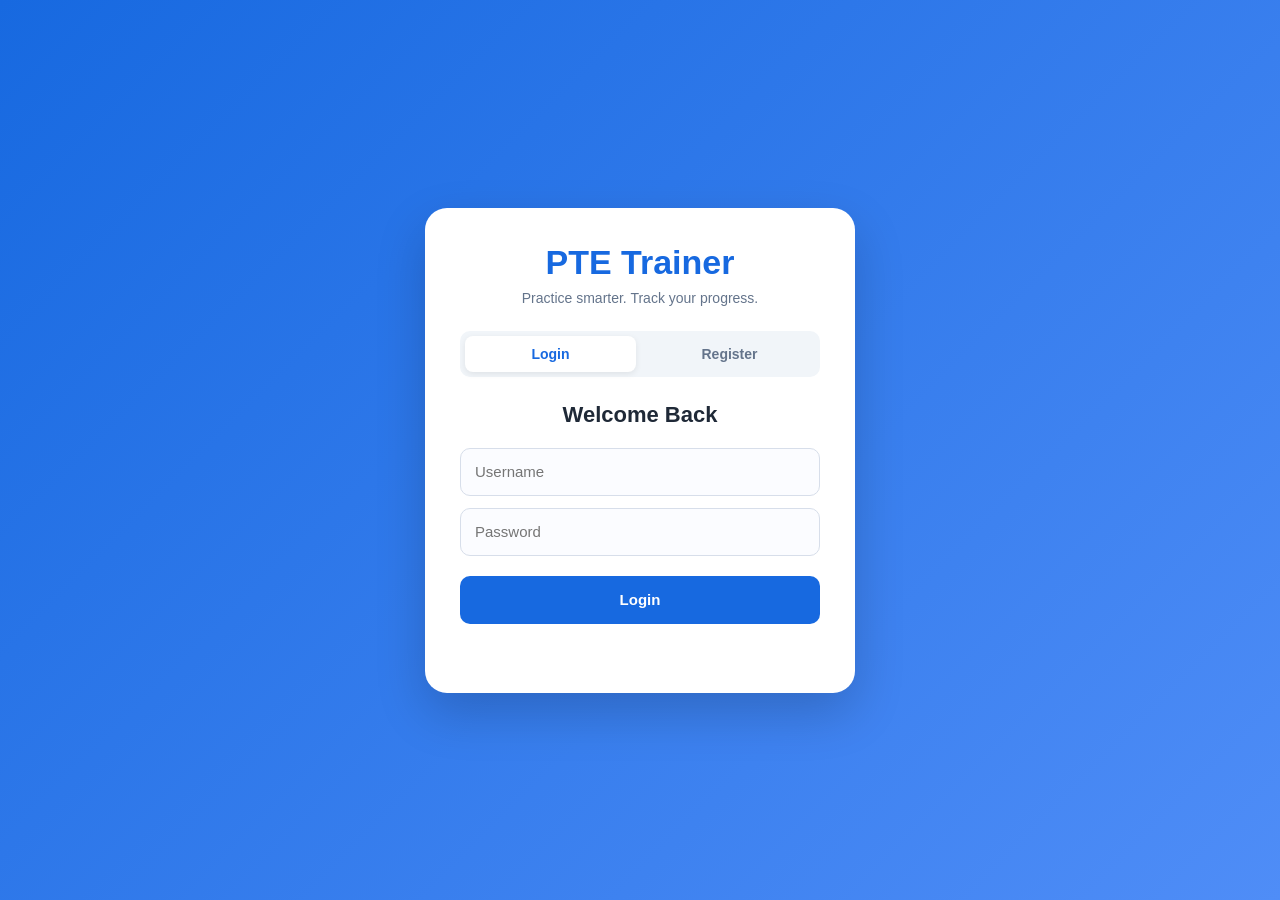
<file: index.html>
<!DOCTYPE html>
<html lang="en">

<head>

    <meta charset="UTF-8">

    <meta
        name="viewport"
        content="width=device-width, initial-scale=1.0"
    >

    <title>PTE Trainer</title>


    <link
        rel="stylesheet"
        href="assets/css/main.css"
    >

    <!-- Account Drawer -->
    <link
        rel="stylesheet"
        href="assets/css/account.css"
    >

</head>


<body>


<div class="top-bg"></div>


<header class="hero">


    <div class="logo">

        🎓 PTE Trainer

    </div>


    <h1>

        Master Your PTE Academic Journey

    </h1>


    <p>

        Practice smarter. Improve faster.
        Achieve your target score.

    </p>


    <button
        class="start-btn"
        onclick="goToPractice('listening')"
    >

        Start Practice

    </button>


</header>




<section class="modules">


    <h2>

        Practice Modules

    </h2>


    <div class="module-grid">



        <div
            class="module-card"
            onclick="goToPractice('reading')"
        >

            <div class="icon">

                📖

            </div>


            <h3>

                Reading

            </h3>


            <p>

                RW FIB, RFIB and all Reading tasks.

            </p>

        </div>




        <div
            class="module-card"
            onclick="goToPractice('listening')"
        >

            <div class="icon">

                🎧

            </div>


            <h3>

                Listening

            </h3>


            <p>

                WFD, SST and Listening practice.

            </p>

        </div>




        <div
            class="module-card"
            onclick="goToPractice('speaking')"
        >

            <div class="icon">

                🎤

            </div>


            <h3>

                Speaking

            </h3>


            <p>

                Improve pronunciation and fluency.

            </p>

        </div>




        <div
            class="module-card"
            onclick="goToPractice('writing')"
        >

            <div class="icon">

                ✍️

            </div>


            <h3>

                Writing

            </h3>


            <p>

                Essay and Summarize Written Text.

            </p>

        </div>



    </div>


</section>




<section class="stats-section">


    <h2>

        Your Progress

    </h2>



    <div class="stats-grid">



        <div class="stat-card">

            <strong>

                0%

            </strong>


            <span>

                Progress

            </span>

        </div>




        <div class="stat-card">

            <strong>

                0%

            </strong>


            <span>

                Accuracy

            </span>

        </div>




        <div class="stat-card">

            <strong>

                0

            </strong>


            <span>

                Questions Done

            </span>

        </div>




        <div class="stat-card">

            <strong>

                0 🔥

            </strong>


            <span>

                Day Streak

            </span>

        </div>



    </div>


</section>




<footer>

    <p>

        © 2026 PTE Trainer

    </p>

</footer>




<script>

console.log(
    "NEW INDEX VERSION"
);

</script>


<!-- =====================================================
     AUTH / ACCOUNT DRAWER
===================================================== -->

<script
    src="assets/js/auth.js"
></script>


<!-- =====================================================
     EXISTING HOME JS
===================================================== -->

<script
    src="assets/js/home.js"
></script>


</body>

</html>
</file>
<file: assets/css/main.css>
*{
    margin:0;
    padding:0;
    box-sizing:border-box;
}


body{

    font-family:
    Arial, Helvetica, sans-serif;

    background:#f4f7ff;

    color:#1f2937;

    overflow-x:hidden;

}



/* Top Background */

.top-bg{

    position:absolute;

    top:0;
    left:0;

    width:100%;
    height:420px;

    background:
    linear-gradient(
        135deg,
        #2563eb,
        #60a5fa
    );

    border-radius:
    0 0 60px 60px;

    z-index:-1;

}





/* Hero */

.hero{

    text-align:center;

    color:white;

    padding:
    70px 20px 80px;

}



.logo{

    font-size:28px;

    font-weight:bold;

    margin-bottom:40px;

}



.hero h1{

    font-size:48px;

    max-width:900px;

    margin:auto;

    line-height:1.2;

}



.hero p{

    margin-top:20px;

    font-size:20px;

    opacity:.95;

}



.start-btn{

    margin-top:35px;

    padding:
    15px 45px;


    border:none;

    border-radius:30px;


    background:white;

    color:#2563eb;


    font-size:18px;

    font-weight:bold;


    cursor:pointer;


    transition:.3s;

}



.start-btn:hover{

    transform:translateY(-3px);

    box-shadow:
    0 10px 25px rgba(0,0,0,.2);

}






/* Modules */

.modules{

    width:90%;

    max-width:1200px;

    margin:
    40px auto;

}



.modules h2,
.stats-section h2{

    text-align:center;

    font-size:32px;

    margin-bottom:35px;

}



.module-grid{

    display:grid;

    grid-template-columns:
    repeat(
    auto-fit,
    minmax(240px,1fr)
    );


    gap:25px;

}



.module-card{

    background:white;

    padding:35px 25px;


    border-radius:22px;


    text-align:center;


    cursor:pointer;


    box-shadow:

    0 10px 25px
    rgba(0,0,0,.08);


    transition:.3s;

}



.module-card:hover{

    transform:
    translateY(-8px);


    box-shadow:

    0 20px 40px
    rgba(0,0,0,.15);

}



.icon{

    font-size:55px;

    margin-bottom:20px;

}



.module-card h3{

    color:#2563eb;

    font-size:24px;

    margin-bottom:15px;

}



.module-card p{

    color:#6b7280;

    line-height:1.6;

}






/* Stats */

.stats-section{

    width:90%;

    max-width:1000px;

    margin:
    70px auto;

}



.stats-grid{

    display:grid;

    grid-template-columns:
    repeat(
    auto-fit,
    minmax(200px,1fr)
    );

    gap:20px;

}



.stat-card{

    background:white;

    padding:30px;

    border-radius:20px;


    text-align:center;


    box-shadow:

    0 8px 20px
    rgba(0,0,0,.08);

}



.stat-card strong{

    display:block;

    font-size:38px;

    color:#2563eb;

    margin-bottom:10px;

}



.stat-card span{

    color:#6b7280;

}






/* Footer */

footer{

    text-align:center;

    padding:30px;

    color:#6b7280;

}







/* Mobile */

@media(max-width:700px){


.hero h1{

    font-size:34px;

}


.hero p{

    font-size:16px;

}


.logo{

    font-size:22px;

}



}
</file>
<file: assets/css/account.css>
/* =========================================================
   ACCOUNT TOGGLE BUTTON
========================================================= */

.account-toggle {
    position: fixed !important;

    left: 18px !important;
    top: 18px !important;

    z-index: 99999 !important;

    width: 48px !important;
    height: 48px !important;

    min-width: 48px !important;
    min-height: 48px !important;

    display: flex !important;
    align-items: center !important;
    justify-content: center !important;

    padding: 0 !important;
    margin: 0 !important;

    border: none !important;
    outline: none !important;

    border-radius: 50% !important;

    background:
        linear-gradient(
            135deg,
            #1769e0,
            #4f8df7
        ) !important;

    color: #ffffff !important;

    font-family:
        Arial,
        Helvetica,
        sans-serif !important;

    font-size: 21px !important;
    line-height: 1 !important;

    text-align: center !important;

    cursor: pointer !important;

    visibility: visible !important;
    opacity: 1 !important;

    box-shadow:
        0 6px 18px
        rgba(
            0,
            0,
            0,
            0.18
        ) !important;

    transform: none !important;

    transition:
        transform 0.2s ease,
        box-shadow 0.2s ease !important;
}


.account-toggle:hover {
    transform:
        translateY(-2px) !important;

    box-shadow:
        0 9px 22px
        rgba(
            0,
            0,
            0,
            0.22
        ) !important;
}


.account-toggle:active {
    transform:
        scale(0.96) !important;
}


/* =========================================================
   DRAWER OVERLAY
========================================================= */

.account-drawer-overlay {
    position: fixed !important;

    inset: 0 !important;

    z-index: 9998 !important;

    background:
        rgba(
            15,
            23,
            42,
            0.35
        ) !important;

    opacity: 0 !important;

    visibility: hidden !important;

    pointer-events: none !important;

    transition:
        opacity 0.25s ease,
        visibility 0.25s ease !important;
}


.account-drawer-overlay.show {
    opacity: 1 !important;

    visibility: visible !important;

    pointer-events: auto !important;
}


/* =========================================================
   ACCOUNT SIDEBAR
========================================================= */

.account-sidebar {
    position: fixed !important;

    left: 0 !important;
    top: 0 !important;

    width: 270px !important;
    height: 100vh !important;

    z-index: 9999 !important;

    background: #ffffff !important;

    border-right:
        1px solid #e5e7eb !important;

    box-shadow:
        8px 0 30px
        rgba(
            0,
            0,
            0,
            0.12
        ) !important;

    transform:
        translateX(-105%) !important;

    transition:
        transform 0.28s ease !important;

    overflow-y: auto !important;

    visibility: visible !important;

    opacity: 1 !important;
}


.account-sidebar.open {
    transform:
        translateX(0) !important;
}


/* =========================================================
   SIDEBAR INNER
========================================================= */

.account-sidebar-inner {
    width: 100%;

    padding:
        76px 16px 25px;
}


/* =========================================================
   PROFILE
========================================================= */

.account-profile {
    display: flex;

    align-items: center;

    gap: 12px;

    padding:
        8px 5px 18px;
}


.account-avatar {
    width: 46px;
    height: 46px;

    display: flex;

    align-items: center;
    justify-content: center;

    flex-shrink: 0;

    border-radius: 50%;

    background:
        linear-gradient(
            135deg,
            #1769e0,
            #4f8df7
        );

    color: white;

    font-size: 19px;

    font-weight: bold;
}


.account-user-info {
    min-width: 0;

    display: flex;

    flex-direction: column;

    gap: 3px;
}


.account-user-info strong {
    overflow: hidden;

    text-overflow: ellipsis;

    white-space: nowrap;

    color: #1f2937;

    font-size: 14px;
}


.account-user-info span {
    color: #16a34a;

    font-size: 11px;
}


/* =========================================================
   DIVIDER
========================================================= */

.account-divider {
    height: 1px;

    background: #e5e7eb;

    margin:
        5px 0 12px;
}


/* =========================================================
   MENU BUTTONS
========================================================= */

.account-menu-btn {
    width: 100% !important;

    min-height: 48px !important;

    display: flex !important;

    align-items: center !important;

    gap: 12px !important;

    margin:
        4px 0 !important;

    padding:
        11px 12px !important;

    border: none !important;

    border-radius: 10px !important;

    background: transparent !important;

    color: #475569 !important;

    font-family:
        Arial,
        Helvetica,
        sans-serif !important;

    font-size: 14px !important;

    font-weight: 600 !important;

    text-align: left !important;

    cursor: pointer !important;

    box-shadow: none !important;

    transform: none !important;

    outline: none !important;
}


.account-menu-btn:hover {
    background:
        #eef5ff !important;

    color:
        #1769e0 !important;

    transform:
        translateX(2px) !important;
}


.account-menu-icon {
    width: 28px;

    flex-shrink: 0;

    text-align: center;

    font-size: 18px;
}


/* =========================================================
   LOGOUT
========================================================= */

.account-menu-btn.logout-btn {
    color:
        #dc2626 !important;
}


.account-menu-btn.logout-btn:hover {
    background:
        #fef2f2 !important;

    color:
        #b91c1c !important;
}


/* =========================================================
   MODAL OVERLAY
========================================================= */

.account-overlay {
    position: fixed !important;

    inset: 0 !important;

    z-index: 100000 !important;

    display: none;

    align-items: center;

    justify-content: center;

    padding: 20px;

    background:
        rgba(
            15,
            23,
            42,
            0.45
        ) !important;
}


.account-overlay.show {
    display: flex !important;
}


/* =========================================================
   MODAL
========================================================= */

.account-modal {
    position: relative;

    width: 100%;

    max-width: 430px;

    background: #ffffff;

    border-radius: 20px;

    padding: 30px;

    box-shadow:
        0 20px 50px
        rgba(
            0,
            0,
            0,
            0.20
        );
}


/* =========================================================
   CLOSE
========================================================= */

.account-modal-close {
    position: absolute;

    right: 16px;
    top: 12px;

    width: 34px;
    height: 34px;

    padding: 0;
    margin: 0;

    border: none;

    border-radius: 50%;

    background: #f1f5f9;

    color: #64748b;

    font-size: 22px;

    line-height: 34px;

    cursor: pointer;

    box-shadow: none;

    transform: none;
}


.account-modal-close:hover {
    background:
        #e2e8f0;

    color:
        #1f2937;
}


/* =========================================================
   MODAL HEADER
========================================================= */

.account-modal-header {
    display: flex;

    align-items: center;

    gap: 14px;

    margin-bottom: 25px;

    padding-right: 30px;
}


.account-modal-icon {
    width: 48px;
    height: 48px;

    display: flex;

    align-items: center;
    justify-content: center;

    border-radius: 12px;

    background:
        #eef5ff;

    font-size: 22px;
}


.account-modal-header h2 {
    color:
        #1f2937;

    font-size: 21px;

    margin:
        0 0 4px;
}


.account-modal-header p {
    color:
        #64748b;

    font-size: 12px;

    margin: 0;
}


/* =========================================================
   ACCOUNT INFO
========================================================= */

.account-info-grid {
    display: flex;

    flex-direction: column;

    gap: 10px;

    margin-bottom: 20px;
}


.account-info-row {
    display: flex;

    align-items: center;

    justify-content: space-between;

    gap: 15px;

    padding:
        13px 14px;

    border:
        1px solid #e5e7eb;

    border-radius: 10px;

    background:
        #f8fafc;
}


.account-info-row span {
    color:
        #64748b;

    font-size: 13px;
}


.account-info-row strong {
    color:
        #1f2937;

    font-size: 14px;

    text-align: right;
}


/* =========================================================
   PASSWORD FORM
========================================================= */

.account-password-form {
    display: flex;

    flex-direction: column;

    gap: 10px;
}


.account-password-form input {
    width: 100%;

    height: 46px;

    padding:
        0 13px;

    border:
        1px solid #d7deea;

    border-radius: 10px;

    outline: none;

    font-size: 14px;

    background:
        #fbfcff;
}


.account-password-form input:focus {
    border-color:
        #1769e0;

    background:
        white;

    box-shadow:
        0 0 0 3px
        rgba(
            23,
            105,
            224,
            0.10
        );
}


/* =========================================================
   MESSAGE
========================================================= */

.account-message {
    min-height: 20px;

    font-size: 12px;

    line-height: 1.5;
}


.account-message.error {
    color:
        #dc2626;
}


.account-message.success {
    color:
        #15803d;
}


/* =========================================================
   MODAL BUTTONS
========================================================= */

.account-modal-primary,
.account-modal-secondary {
    width: 100%;

    height: 46px;

    padding:
        0 18px;

    margin: 0;

    border: none;

    border-radius: 10px;

    font-size: 14px;

    font-weight: bold;

    cursor: pointer;
}


.account-modal-primary {
    background:
        #1769e0;

    color: white;
}


.account-modal-primary:hover {
    background:
        #1257bd;
}


.account-modal-secondary {
    background:
        #f1f5f9;

    color:
        #475569;

    margin-top:
        8px;
}


.account-modal-secondary:hover {
    background:
        #e2e8f0;
}


/* =========================================================
   MOBILE
========================================================= */

@media (max-width: 600px) {

    .account-toggle {
        left: 12px !important;
        top: 12px !important;

        width: 44px !important;
        height: 44px !important;

        min-width: 44px !important;
        min-height: 44px !important;

        font-size: 19px !important;
    }


    .account-sidebar {
        width: 270px !important;
    }


    .account-modal {
        max-width: 100%;

        padding:
            25px 20px;
    }

}
</file>
<file: assets/css/auth.css>
* {
    box-sizing:
        border-box;

    margin:
        0;

    padding:
        0;
}


body {
    min-height:
        100vh;

    display:
        flex;

    align-items:
        center;

    justify-content:
        center;

    padding:
        20px;

    font-family:
        Arial,
        Helvetica,
        sans-serif;

    background:
        linear-gradient(
            135deg,
            #1769e0,
            #4f8df7
        );
}


.auth-container {
    width:
        100%;

    max-width:
        430px;
}


.auth-box {
    background:
        white;

    border-radius:
        22px;

    padding:
        35px;

    box-shadow:
        0 20px 50px
        rgba(
            0,
            0,
            0,
            0.18
        );

    text-align:
        center;
}


.auth-box h1 {
    color:
        #1769e0;

    font-size:
        34px;

    margin-bottom:
        8px;
}


.auth-subtitle {
    color:
        #64748b;

    font-size:
        14px;

    margin-bottom:
        25px;
}


/* =========================
   TABS
========================= */

.auth-tabs {
    display:
        flex;

    gap:
        8px;

    background:
        #f1f5f9;

    padding:
        5px;

    border-radius:
        10px;

    margin-bottom:
        25px;
}


.auth-tab {
    flex:
        1;

    border:
        none;

    border-radius:
        8px;

    background:
        transparent;

    color:
        #64748b;

    padding:
        10px;

    margin:
        0;

    font-size:
        14px;

    font-weight:
        bold;

    cursor:
        pointer;

    box-shadow:
        none;

    transform:
        none;
}


.auth-tab:hover {
    background:
        #e2e8f0;

    color:
        #334155;

    box-shadow:
        none;

    transform:
        none;
}


.auth-tab.active {
    background:
        white;

    color:
        #1769e0;

    box-shadow:
        0 2px 6px
        rgba(
            0,
            0,
            0,
            0.08
        );
}


/* =========================
   FORM
========================= */

.auth-form h2 {
    color:
        #1f2937;

    font-size:
        22px;

    margin-bottom:
        20px;
}


.auth-form input {
    width:
        100%;

    height:
        48px;

    padding:
        0 14px;

    margin-bottom:
        12px;

    border:
        1px solid #d7deea;

    border-radius:
        10px;

    outline:
        none;

    font-size:
        15px;

    background:
        #fbfcff;
}


.auth-form input:focus {
    border-color:
        #1769e0;

    background:
        white;

    box-shadow:
        0 0 0 3px
        rgba(
            23,
            105,
            224,
            0.10
        );
}


.auth-submit {
    width:
        100%;

    height:
        48px;

    margin:
        8px 0 0;

    border:
        none;

    border-radius:
        10px;

    background:
        #1769e0;

    color:
        white;

    font-size:
        15px;

    font-weight:
        bold;

    cursor:
        pointer;
}


.auth-submit:hover {
    background:
        #1257bd;

    transform:
        translateY(-1px);

    box-shadow:
        0 6px 15px
        rgba(
            23,
            105,
            224,
            0.22
        );
}


/* =========================
   MESSAGE
========================= */

.auth-message {
    min-height:
        20px;

    margin-top:
        14px;

    font-size:
        13px;

    line-height:
        1.5;
}


.auth-message.error {
    color:
        #dc2626;
}


.auth-message.success {
    color:
        #15803d;
}


/* =========================
   HIDDEN
========================= */

.hidden {
    display:
        none;
}


/* =========================
   MOBILE
========================= */

@media (max-width: 500px) {

    .auth-box {
        padding:
            25px 20px;
    }


    .auth-box h1 {
        font-size:
            29px;
    }

}
</file>
<file: assets/css/practice.css>
* {
    box-sizing: border-box;
    margin: 0;
    padding: 0;
}


/* =========================
   BODY
========================= */

body {
    font-family:
        Arial,
        Helvetica,
        sans-serif;

    background:
        #f3f6fb;

    color:
        #1f2937;

    min-height:
        100vh;
}


/* =========================
   HEADER
========================= */

header {
    background:
        linear-gradient(
            135deg,
            #1769e0,
            #4f8df7
        );

    color:
        white;

    text-align:
        center;

    padding:
        35px 20px 45px;

    box-shadow:
        0 8px 25px
        rgba(
            0,
            0,
            0,
            0.12
        );
}


header h1 {
    font-size:
        34px;

    margin-bottom:
        8px;
}


header h2 {
    font-size:
        20px;

    font-weight:
        400;

    opacity:
        0.95;
}


/* =========================
   MAIN
========================= */

main {
    width:
        92%;

    max-width:
        850px;

    margin:
        -25px auto 60px;
}


/* =========================================================
   COMMON WFD / LFIB BOX
========================================================= */

.wfd-box {
    width:
        100%;

    background:
        white;

    border-radius:
        22px;

    padding:
        35px;

    box-shadow:
        0 15px 40px
        rgba(
            0,
            0,
            0,
            0.10
        );

    text-align:
        center;
}


/* =========================================================
   MISTAKE PANEL
========================================================= */

.mistake-panel {
    background:
        white;

    border-radius:
        18px;

    padding:
        17px 20px;

    margin-bottom:
        18px;

    box-shadow:
        0 8px 25px
        rgba(
            0,
            0,
            0,
            0.07
        );
}


.mistake-header {
    display:
        flex;

    align-items:
        center;

    justify-content:
        space-between;

    gap:
        15px;

    font-weight:
        bold;

    color:
        #374151;
}


.mistake-summary {
    margin-top:
        5px;

    color:
        #64748b;

    font-size:
        13px;

    font-weight:
        normal;
}


/* =========================================================
   MISTAKE PANEL BUTTON
========================================================= */

.mistake-review-btn {
    margin:
        0;

    padding:
        8px 14px;

    font-size:
        12px;

    background:
        #dc2626;

    border:
        none;

    border-radius:
        9px;

    color:
        white;

    font-weight:
        bold;

    cursor:
        pointer;
}


.mistake-review-btn:hover {
    background:
        #b91c1c;
}


/* =========================================================
   SEARCH
========================================================= */

.search-section {
    margin-bottom:
        22px;

    padding:
        15px;

    background:
        #f8fafc;

    border:
        1px solid #e5e7eb;

    border-radius:
        15px;

    text-align:
        left;
}


.search-title {
    font-size:
        13px;

    font-weight:
        bold;

    color:
        #475569;

    margin-bottom:
        9px;
}


.search-row {
    display:
        flex;

    gap:
        8px;

    width:
        100%;
}


.search-row input {
    flex:
        1;

    min-width:
        0;

    border:
        1px solid #d7deea;

    border-radius:
        9px;

    padding:
        10px 12px;

    font-size:
        14px;

    outline:
        none;

    background:
        white;
}


.search-row input:focus {
    border-color:
        #1769e0;

    box-shadow:
        0 0 0 3px
        rgba(
            23,
            105,
            224,
            0.10
        );
}


.search-row button {
    margin:
        0;

    padding:
        9px 18px;

    border:
        none;

    border-radius:
        9px;

    background:
        #1769e0;

    color:
        white;

    font-size:
        13px;

    font-weight:
        bold;

    cursor:
        pointer;

    white-space:
        nowrap;
}


.search-row button:hover {
    background:
        #1257bd;
}


.search-results {
    margin-top:
        10px;

    display:
        flex;

    flex-direction:
        column;

    gap:
        5px;

    max-height:
        260px;

    overflow-y:
        auto;
}


/* =========================================================
   SEARCH RESULT
========================================================= */

.search-result-item {
    display:
        grid;

    grid-template-columns:
        65px 1fr 25px;

    align-items:
        center;

    gap:
        8px;

    width:
        100%;

    margin:
        0;

    padding:
        9px 11px;

    background:
        white;

    color:
        #334155;

    border:
        1px solid #e5e7eb;

    border-radius:
        8px;

    text-align:
        left;

    box-shadow:
        none;

    transform:
        none;

    font-size:
        13px;

    cursor:
        pointer;
}


.search-result-item:hover {
    background:
        #eef5ff;

    color:
        #1769e0;

    border-color:
        #bfdbfe;

    box-shadow:
        none;

    transform:
        none;
}


.result-number {
    color:
        #1769e0;

    font-weight:
        bold;
}


.result-text {
    overflow:
        hidden;

    text-overflow:
        ellipsis;

    white-space:
        nowrap;
}


.result-arrow {
    text-align:
        right;

    color:
        #94a3b8;
}


.search-empty {
    padding:
        10px;

    color:
        #64748b;

    font-size:
        13px;

    text-align:
        center;
}


/* =========================================================
   RESUME
========================================================= */

.resume-box {
    background:
        #f8fafc;

    border:
        1px solid #e5e7eb;

    border-radius:
        15px;

    padding:
        20px;

    margin:
        25px 0;

    text-align:
        left;
}


.resume-info {
    display:
        flex;

    justify-content:
        space-between;

    gap:
        15px;

    margin-bottom:
        10px;
}


.resume-info strong {
    color:
        #1769e0;

    font-size:
        18px;
}


.resume-info span {
    color:
        #64748b;

    font-size:
        13px;
}


.resume-box p {
    color:
        #64748b;

    margin:
        0;
}


.resume-buttons {
    display:
        flex;

    justify-content:
        center;

    gap:
        10px;

    margin-bottom:
        20px;
}


.resume-buttons button {
    margin:
        0;

    border:
        none;

    border-radius:
        12px;

    padding:
        13px 24px;

    color:
        white;

    font-size:
        15px;

    font-weight:
        bold;

    cursor:
        pointer;
}


.resume-continue {
    background:
        #1769e0;
}


.resume-continue:hover {
    background:
        #1257bd;
}


.resume-new {
    background:
        #64748b;
}


.resume-new:hover {
    background:
        #475569;
}


/* =========================================================
   MODE SELECTOR
========================================================= */

.mode-selector {
    margin-bottom:
        25px;

    padding:
        15px;

    background:
        #f8fafc;

    border:
        1px solid #e5e7eb;

    border-radius:
        15px;
}


.mode-title {
    font-size:
        13px;

    font-weight:
        bold;

    color:
        #64748b;

    margin-bottom:
        10px;
}


.mode-buttons {
    display:
        flex;

    justify-content:
        center;

    gap:
        8px;
}


.mode-btn {
    margin:
        0;

    padding:
        9px 18px;

    border:
        1px solid #d7deea;

    border-radius:
        9px;

    background:
        white;

    color:
        #475569;

    font-size:
        13px;

    font-weight:
        bold;

    cursor:
        pointer;

    box-shadow:
        none;

    transform:
        none;
}


.mode-btn:hover {
    background:
        #eef5ff;

    color:
        #1769e0;

    border-color:
        #bfdbfe;

    box-shadow:
        none;

    transform:
        none;
}


.mode-btn.active {
    background:
        #1769e0;

    color:
        white;

    border-color:
        #1769e0;
}


/* =========================================================
   QUESTION NUMBER
========================================================= */

.question-number {
    display:
        inline-block;

    background:
        #e8f0ff;

    color:
        #1769e0;

    padding:
        8px 18px;

    border-radius:
        30px;

    font-size:
        14px;

    font-weight:
        bold;

    margin-bottom:
        20px;
}


.question-number span {
    color:
        #64748b;

    font-weight:
        normal;
}


/* =========================================================
   TITLES
========================================================= */

.wfd-box h2 {
    font-size:
        28px;

    color:
        #1769e0;

    margin-bottom:
        12px;
}


.wfd-box > p {
    color:
        #6b7280;

    margin-bottom:
        25px;

    font-size:
        16px;
}


/* =========================================================
   STATUS
========================================================= */

#wfd-status,
#lfib-status {
    background:
        #f8fafc;

    border:
        1px solid #e5e7eb;

    border-radius:
        12px;

    padding:
        12px;

    margin-bottom:
        15px;

    font-weight:
        bold;

    color:
        #374151;
}


/* =========================================================
   TIMERS
========================================================= */

.timers {
    display:
        flex;

    justify-content:
        center;

    align-items:
        center;

    gap:
        10px;

    margin:
        12px 0 5px;
}


#audio-time,
#answer-time,
#lfib-audio-time,
#lfib-answer-time {
    display:
        inline-flex;

    justify-content:
        center;

    align-items:
        center;

    min-width:
        150px;

    padding:
        9px 14px;

    border-radius:
        10px;

    font-size:
        14px;

    font-weight:
        bold;
}


#audio-time,
#lfib-audio-time {
    background:
        #eef5ff;

    color:
        #1769e0;
}


#answer-time,
#lfib-answer-time {
    background:
        #fff7ed;

    color:
        #ea580c;
}


/* =========================================================
   WFD ANSWER BOX
========================================================= */

#wfd-answer {
    display:
        block;

    width:
        100%;

    min-height:
        180px;

    height:
        180px;

    margin-top:
        25px;

    padding:
        22px;

    border:
        2px solid #d7deea;

    border-radius:
        16px;

    background:
        #fbfcff;

    color:
        #1f2937;

    font-family:
        Arial,
        Helvetica,
        sans-serif;

    font-size:
        18px;

    line-height:
        1.7;

    resize:
        vertical;

    outline:
        none;

    text-align:
        left;

    transition:
        border-color 0.2s,
        box-shadow 0.2s,
        background 0.2s;
}


#wfd-answer::placeholder {
    color:
        #9ca3af;

    font-size:
        16px;
}


#wfd-answer:focus {
    border-color:
        #1769e0;

    background:
        white;

    box-shadow:
        0 0 0 4px
        rgba(
            23,
            105,
            224,
            0.10
        );
}


#wfd-answer:disabled {
    background:
        #f1f5f9;

    cursor:
        not-allowed;

    opacity:
        0.75;
}


/* =========================================================
   LFIB ANSWER BOX
========================================================= */

#lfib-answer,
.lfib-answer-box {
    display:
        block;

    width:
        100%;

    min-height:
        180px;

    height:
        180px;

    margin-top:
        25px;

    padding:
        22px;

    border:
        2px solid #d7deea;

    border-radius:
        16px;

    background:
        #fbfcff;

    color:
        #1f2937;

    font-family:
        Arial,
        Helvetica,
        sans-serif;

    font-size:
        18px;

    line-height:
        1.7;

    resize:
        vertical;

    outline:
        none;

    text-align:
        left;

    transition:
        border-color 0.2s,
        box-shadow 0.2s,
        background 0.2s;
}


#lfib-answer::placeholder,
.lfib-answer-box::placeholder {
    color:
        #9ca3af;

    font-size:
        16px;
}


#lfib-answer:focus,
.lfib-answer-box:focus {
    border-color:
        #1769e0;

    background:
        white;

    box-shadow:
        0 0 0 4px
        rgba(
            23,
            105,
            224,
            0.10
        );
}


#lfib-answer:disabled,
.lfib-answer-box:disabled {
    background:
        #f1f5f9;

    cursor:
        not-allowed;

    opacity:
        0.75;
}


/* =========================================================
   WFD / LFIB ACTION ROW
========================================================= */

.wfd-action-row {
    display:
        grid;

    grid-template-columns:
        1fr auto 1fr;

    align-items:
        center;

    width:
        100%;

    margin-top:
        18px;

    gap:
        15px;
}


.wfd-action-row button {
    margin-top:
        0;
}


/* =========================================================
   UNIVERSAL BACK TO LISTENING
========================================================= */

.back-button {
    min-width:
        180px;

    height:
        46px;

    padding:
        0 24px;

    margin:
        0;

    border:
        none;

    border-radius:
        12px;

    background:
        #64748b;

    color:
        white;

    font-family:
        Arial,
        Helvetica,
        sans-serif;

    font-size:
        15px;

    font-weight:
        bold;

    line-height:
        46px;

    text-align:
        center;

    display:
        inline-flex;

    align-items:
        center;

    justify-content:
        center;

    cursor:
        pointer;

    box-shadow:
        none;

    transform:
        none;

    transition:
        background 0.2s ease,
        transform 0.2s ease,
        box-shadow 0.2s ease;
}


.back-button:hover {
    background:
        #475569;

    transform:
        translateY(-2px);

    box-shadow:
        0 8px 18px
        rgba(
            0,
            0,
            0,
            0.15
        );
}


.back-button:active {
    transform:
        translateY(0);

    box-shadow:
        none;
}


.back-button:disabled {
    background:
        #cbd5e1;

    color:
        white;

    cursor:
        not-allowed;

    transform:
        none;

    box-shadow:
        none;
}


/* =========================================================
   BACK INSIDE ACTION ROW
========================================================= */

.wfd-action-row .back-button {
    min-width:
        180px;

    height:
        46px;

    padding:
        0 24px;

    margin:
        0;

    line-height:
        46px;

    justify-self:
        start;
}


/* =========================================================
   FULL BACK
========================================================= */

.full-back {
    margin-top:
        15px;
}


/* =========================================================
   CHECK ANSWER
========================================================= */

.wfd-action-row .check-button {
    min-width:
        180px;

    height:
        46px;

    padding:
        0 24px;

    border:
        none;

    border-radius:
        12px;

    background:
        #1769e0;

    color:
        white;

    font-size:
        15px;

    font-weight:
        bold;

    line-height:
        46px;

    cursor:
        pointer;

    box-shadow:
        none;

    transform:
        none;

    transition:
        background 0.2s ease,
        transform 0.2s ease,
        box-shadow 0.2s ease;

    justify-self:
        center;
}


.wfd-action-row .check-button:hover {
    background:
        #1257bd;

    transform:
        translateY(-2px);

    box-shadow:
        0 8px 18px
        rgba(
            23,
            105,
            224,
            0.25
        );
}


.wfd-action-row .check-button:active {
    transform:
        translateY(0);

    box-shadow:
        none;
}


/* =========================================================
   NEXT QUESTION
========================================================= */

.wfd-action-row .next-button {
    min-width:
        180px;

    height:
        46px;

    padding:
        0 24px;

    border:
        none;

    border-radius:
        12px;

    background:
        #1769e0;

    color:
        white;

    font-size:
        15px;

    font-weight:
        bold;

    line-height:
        46px;

    cursor:
        pointer;

    box-shadow:
        none;

    transform:
        none;

    transition:
        background 0.2s ease,
        transform 0.2s ease,
        box-shadow 0.2s ease;

    justify-self:
        end;
}


.wfd-action-row .next-button:hover {
    background:
        #1257bd;

    transform:
        translateY(-2px);

    box-shadow:
        0 8px 18px
        rgba(
            23,
            105,
            224,
            0.25
        );
}


.wfd-action-row .next-button:active {
    transform:
        translateY(0);

    box-shadow:
        none;
}


/* =========================================================
   DISABLED ACTION BUTTONS
========================================================= */

.wfd-action-row .back-button:disabled,
.wfd-action-row .check-button:disabled,
.wfd-action-row .next-button:disabled {
    background:
        #cbd5e1;

    cursor:
        not-allowed;

    transform:
        none;

    box-shadow:
        none;
}


/* =========================================================
   FEEDBACK
========================================================= */

#wfd-feedback,
#lfib-feedback {
    margin-top:
        24px;
}


.score {
    background:
        #f8fafc;

    border-radius:
        16px;

    padding:
        14px 18px;

    margin-bottom:
        18px;
}


.score-line {
    display:
        flex;

    align-items:
        center;

    justify-content:
        center;

    gap:
        8px;

    white-space:
        nowrap;

    font-size:
        15px;

    color:
        #64748b;
}


.score-line strong {
    color:
        #1769e0;

    font-size:
        20px;
}


.score-separator {
    color:
        #94a3b8;

    font-weight:
        bold;

    margin:
        0 2px;
}


/* =========================================================
   WORD RESULT
========================================================= */

.word-result {
    background:
        #f8fafc;

    border:
        1px solid #e5e7eb;

    border-radius:
        14px;

    padding:
        18px;

    line-height:
        2;

    text-align:
        left;

    margin-bottom:
        15px;
}


.correct-word {
    display:
        inline-block;

    color:
        #15803d;

    background:
        #dcfce7;

    font-weight:
        bold;

    padding:
        4px 8px;

    margin:
        3px;

    border-radius:
        6px;
}


.wrong-word {
    display:
        inline-block;

    color:
        #dc2626;

    background:
        #fee2e2;

    font-weight:
        bold;

    padding:
        4px 8px;

    margin:
        3px;

    border-radius:
        6px;
}


/* =========================================================
   ERROR / SUCCESS
========================================================= */

.error {
    color:
        #dc2626;

    background:
        #fee2e2;

    padding:
        12px;

    border-radius:
        10px;

    margin-top:
        15px;
}


.no-mistakes {
    color:
        #16a34a;

    background:
        #dcfce7;

    border-radius:
        8px;

    padding:
        10px 12px;

    font-size:
        13px;
}


/* =========================================================
   COMPLETED
========================================================= */

.completed {
    background:
        white;

    border-radius:
        22px;

    padding:
        45px 30px;

    text-align:
        center;

    box-shadow:
        0 15px 40px
        rgba(
            0,
            0,
            0,
            0.10
        );
}


.completed h2 {
    color:
        #1769e0;

    margin-bottom:
        20px;
}


.completed p {
    color:
        #64748b;

    margin-bottom:
        15px;
}


.final-score {
    background:
        #eef5ff;

    border-radius:
        18px;

    padding:
        25px;

    margin:
        20px auto;

    max-width:
        300px;
}


.final-score h3 {
    color:
        #64748b;

    margin-bottom:
        10px;
}


.final-score strong {
    font-size:
        48px;

    color:
        #1769e0;
}


/* =========================================================
   MISTAKES PAGE
========================================================= */

.mistake-module-card {
    margin:
        25px auto;

    padding:
        20px;

    max-width:
        700px;

    background:
        #f8fafc;

    border:
        1px solid #e5e7eb;

    border-radius:
        16px;

    text-align:
        left;
}


.lfib-card {
    margin-top:
        15px;
}


.mistake-module-header {
    display:
        flex;

    align-items:
        center;

    justify-content:
        space-between;

    gap:
        15px;

    margin-bottom:
        15px;
}


.mistake-module-header h3 {
    color:
        #1769e0;

    margin-bottom:
        5px;
}


.mistake-module-header p {
    color:
        #64748b;

    font-size:
        13px;
}


.module-practice-btn {
    margin:
        0;

    padding:
        9px 14px;

    font-size:
        12px;

    background:
        #dc2626;

    color:
        white;

    border:
        none;

    border-radius:
        9px;

    font-weight:
        bold;

    white-space:
        nowrap;

    cursor:
        pointer;
}


.module-practice-btn:hover {
    background:
        #b91c1c;
}


.mistake-page-list {
    display:
        flex;

    flex-direction:
        column;

    gap:
        8px;
}


.mistake-page-item {
    display:
        flex;

    align-items:
        center;

    justify-content:
        space-between;

    gap:
        15px;

    padding:
        12px 15px;

    background:
        white;

    border:
        1px solid #e5e7eb;

    border-radius:
        10px;
}


.mistake-word-info {
    display:
        flex;

    align-items:
        center;

    gap:
        8px;

    flex-wrap:
        wrap;
}


.mistake-word-info strong {
    color:
        #1f2937;

    font-size:
        16px;
}


.mistake-status {
    padding:
        3px 7px;

    border-radius:
        5px;

    font-size:
        10px;

    font-weight:
        bold;
}


.mistake-status.weak {
    color:
        #b91c1c;

    background:
        #fee2e2;
}


.mistake-status.learned {
    color:
        #15803d;

    background:
        #dcfce7;
}


.mistake-stats {
    display:
        flex;

    gap:
        10px;

    color:
        #64748b;

    font-size:
        12px;

    white-space:
        nowrap;
}


.empty-module {
    padding:
        12px;

    text-align:
        center;

    color:
        #64748b;

    background:
        white;

    border-radius:
        10px;
}


.mistake-management {
    margin-top:
        30px;

    padding-top:
        20px;

    border-top:
        1px solid #e5e7eb;
}


.clear-mistakes-btn {
    background:
        #dc2626;

    min-width:
        230px;

    border:
        none;

    border-radius:
        12px;

    color:
        white;

    padding:
        13px 24px;

    font-weight:
        bold;

    cursor:
        pointer;
}


.clear-mistakes-btn:hover {
    background:
        #b91c1c;
}


/* =========================================================
   LISTENING PRACTICE MENU
========================================================= */

.listening-menu {
    background:
        white;

    border-radius:
        22px;

    padding:
        35px;

    box-shadow:
        0 15px 40px
        rgba(
            0,
            0,
            0,
            0.10
        );

    width:
        100%;

    max-width:
        700px;

    margin:
        0 auto;

    text-align:
        center;
}


.listening-menu-subtitle {
    color:
        #64748b;

    font-size:
        15px;

    margin-bottom:
        25px;
}


.listening-menu-buttons {
    display:
        flex;

    flex-direction:
        column;

    gap:
        12px;

    width:
        100%;
}


.listening-menu-btn {
    width:
        100%;

    min-height:
        72px;

    margin:
        0;

    padding:
        14px 18px;

    display:
        grid;

    grid-template-columns:
        52px 1fr 30px;

    align-items:
        center;

    gap:
        12px;

    border:
        1px solid #dbe4f0;

    border-radius:
        14px;

    background:
        #ffffff;

    color:
        #1f2937;

    text-align:
        left;

    cursor:
        pointer;

    box-shadow:
        0 3px 10px
        rgba(
            0,
            0,
            0,
            0.04
        );

    transition:
        transform 0.18s ease,
        box-shadow 0.18s ease,
        border-color 0.18s ease,
        background 0.18s ease;
}


.listening-menu-btn:hover {
    transform:
        translateY(-2px);

    box-shadow:
        0 8px 20px
        rgba(
            0,
            0,
            0,
            0.08
        );
}


.listening-menu-btn:active {
    transform:
        translateY(0);
}


.listening-icon {
    width:
        44px;

    height:
        44px;

    display:
        flex;

    align-items:
        center;

    justify-content:
        center;

    border-radius:
        12px;

    font-size:
        22px;

    background:
        #eef5ff;
}


.listening-btn-content {
    display:
        flex;

    flex-direction:
        column;

    gap:
        3px;

    min-width:
        0;
}


.listening-btn-content strong {
    font-size:
        16px;

    line-height:
        1.2;

    color:
        #1f2937;
}


.listening-btn-content small {
    font-size:
        12px;

    color:
        #64748b;

    line-height:
        1.3;
}


.listening-arrow {
    font-size:
        22px;

    color:
        #94a3b8;

    text-align:
        right;

    transition:
        transform 0.18s ease,
        color 0.18s ease;
}


.listening-menu-btn:hover
.listening-arrow {
    transform:
        translateX(3px);

    color:
        #1769e0;
}


.listening-menu-btn.wfd-btn:hover {
    border-color:
        #93c5fd;

    background:
        #f8fbff;
}


.listening-menu-btn.lfib-btn:hover {
    border-color:
        #c4b5fd;

    background:
        #fbfaff;
}


.listening-menu-btn.mistakes-btn:hover {
    border-color:
        #fecaca;

    background:
        #fffafa;
}


.listening-menu-btn.secondary {
    grid-template-columns:
        44px 1fr;

    min-height:
        58px;

    background:
        #f8fafc;

    color:
        #475569;

    border-color:
        #e2e8f0;
}


.listening-menu-btn.secondary
.listening-icon {
    width:
        38px;

    height:
        38px;

    font-size:
        18px;

    background:
        #e2e8f0;
}


.listening-menu-btn.secondary
.listening-btn-content strong {
    font-size:
        14px;

    color:
        #475569;
}


.listening-menu-btn.secondary:hover {
    background:
        #f1f5f9;

    border-color:
        #cbd5e1;
}


/* =========================================================
   MOBILE
========================================================= */

@media (max-width: 600px) {

    header {
        padding:
            28px 15px 40px;
    }


    header h1 {
        font-size:
            28px;
    }


    main {
        width:
            94%;
    }


    .wfd-box {
        padding:
            24px 18px;
    }


    .wfd-box h2 {
        font-size:
            24px;
    }


    .search-row {
        flex-direction:
            column;
    }


    .search-row button {
        width:
            100%;
    }


    .search-result-item {
        grid-template-columns:
            55px 1fr 20px;
    }


    .mode-buttons {
        flex-direction:
            column;
    }


    .mode-btn {
        width:
            100%;
    }


    .timers {
        flex-direction:
            column;

        gap:
            7px;
    }


    #audio-time,
    #answer-time,
    #lfib-audio-time,
    #lfib-answer-time {
        width:
            100%;
    }


    #wfd-answer,
    #lfib-answer,
    .lfib-answer-box {
        min-height:
            200px;

        height:
            200px;

        font-size:
            17px;

        padding:
            18px;
    }


    .wfd-action-row {
        grid-template-columns:
            1fr;

        gap:
            10px;
    }


    .wfd-action-row .back-button,
    .wfd-action-row .check-button,
    .wfd-action-row .next-button {
        width:
            100%;

        justify-self:
            stretch;
    }


    .resume-buttons {
        flex-direction:
            column;
    }


    .resume-buttons button {
        width:
            100%;
    }


    .resume-info {
        flex-direction:
            column;

        gap:
            5px;
    }


    .score-line {
        font-size:
            14px;

        gap:
            6px;
    }


    .score-line strong {
        font-size:
            18px;
    }


    .mistake-header {
        align-items:
            center;
    }


    .mistake-review-btn {
        width:
            auto;
    }


    .mistake-module-header {
        flex-direction:
            column;

        align-items:
            stretch;
    }


    .module-practice-btn {
        width:
            100%;
    }


    .mistake-page-item {
        flex-direction:
            column;

        align-items:
            flex-start;
    }


    .mistake-stats {
        flex-wrap:
            wrap;

        white-space:
            normal;
    }


    .clear-mistakes-btn {
        width:
            100%;
    }


    .listening-menu {
        padding:
            24px 18px;
    }


    .listening-menu-btn {
        min-height:
            68px;

        padding:
            12px 14px;
    }


    .listening-icon {
        width:
            40px;

        height:
            40px;

        font-size:
            20px;
    }


    .listening-btn-content strong {
        font-size:
            15px;
    }


    .listening-btn-content small {
        font-size:
            11px;
    }


    .listening-arrow {
        font-size:
            20px;
    }


    /* Universal Back button on mobile */

    .back-button {
        width:
            100%;

        min-width:
            0;

        height:
            46px;

        line-height:
            46px;
    }


    .wfd-action-row .back-button {
        width:
            100%;

        min-width:
            0;

        height:
            46px;

        line-height:
            46px;

        justify-self:
            stretch;
    }

}
</file>
